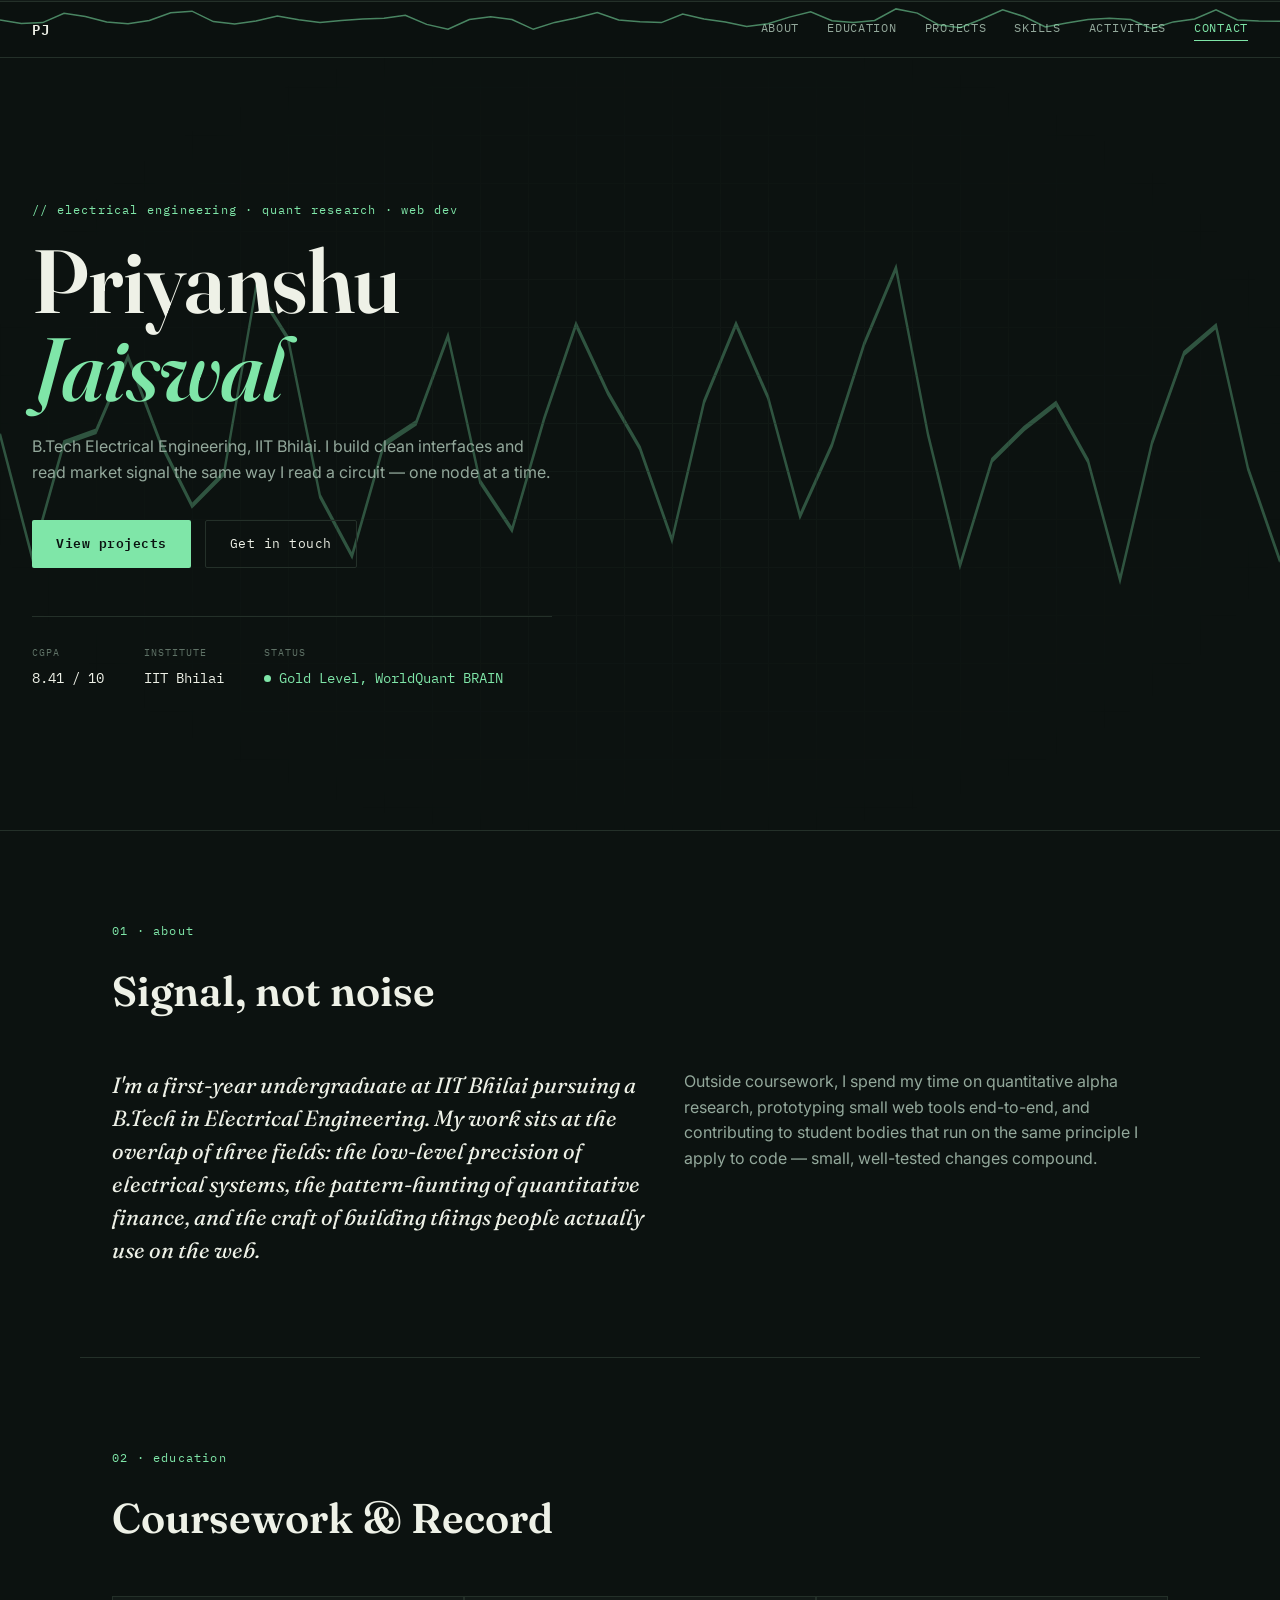
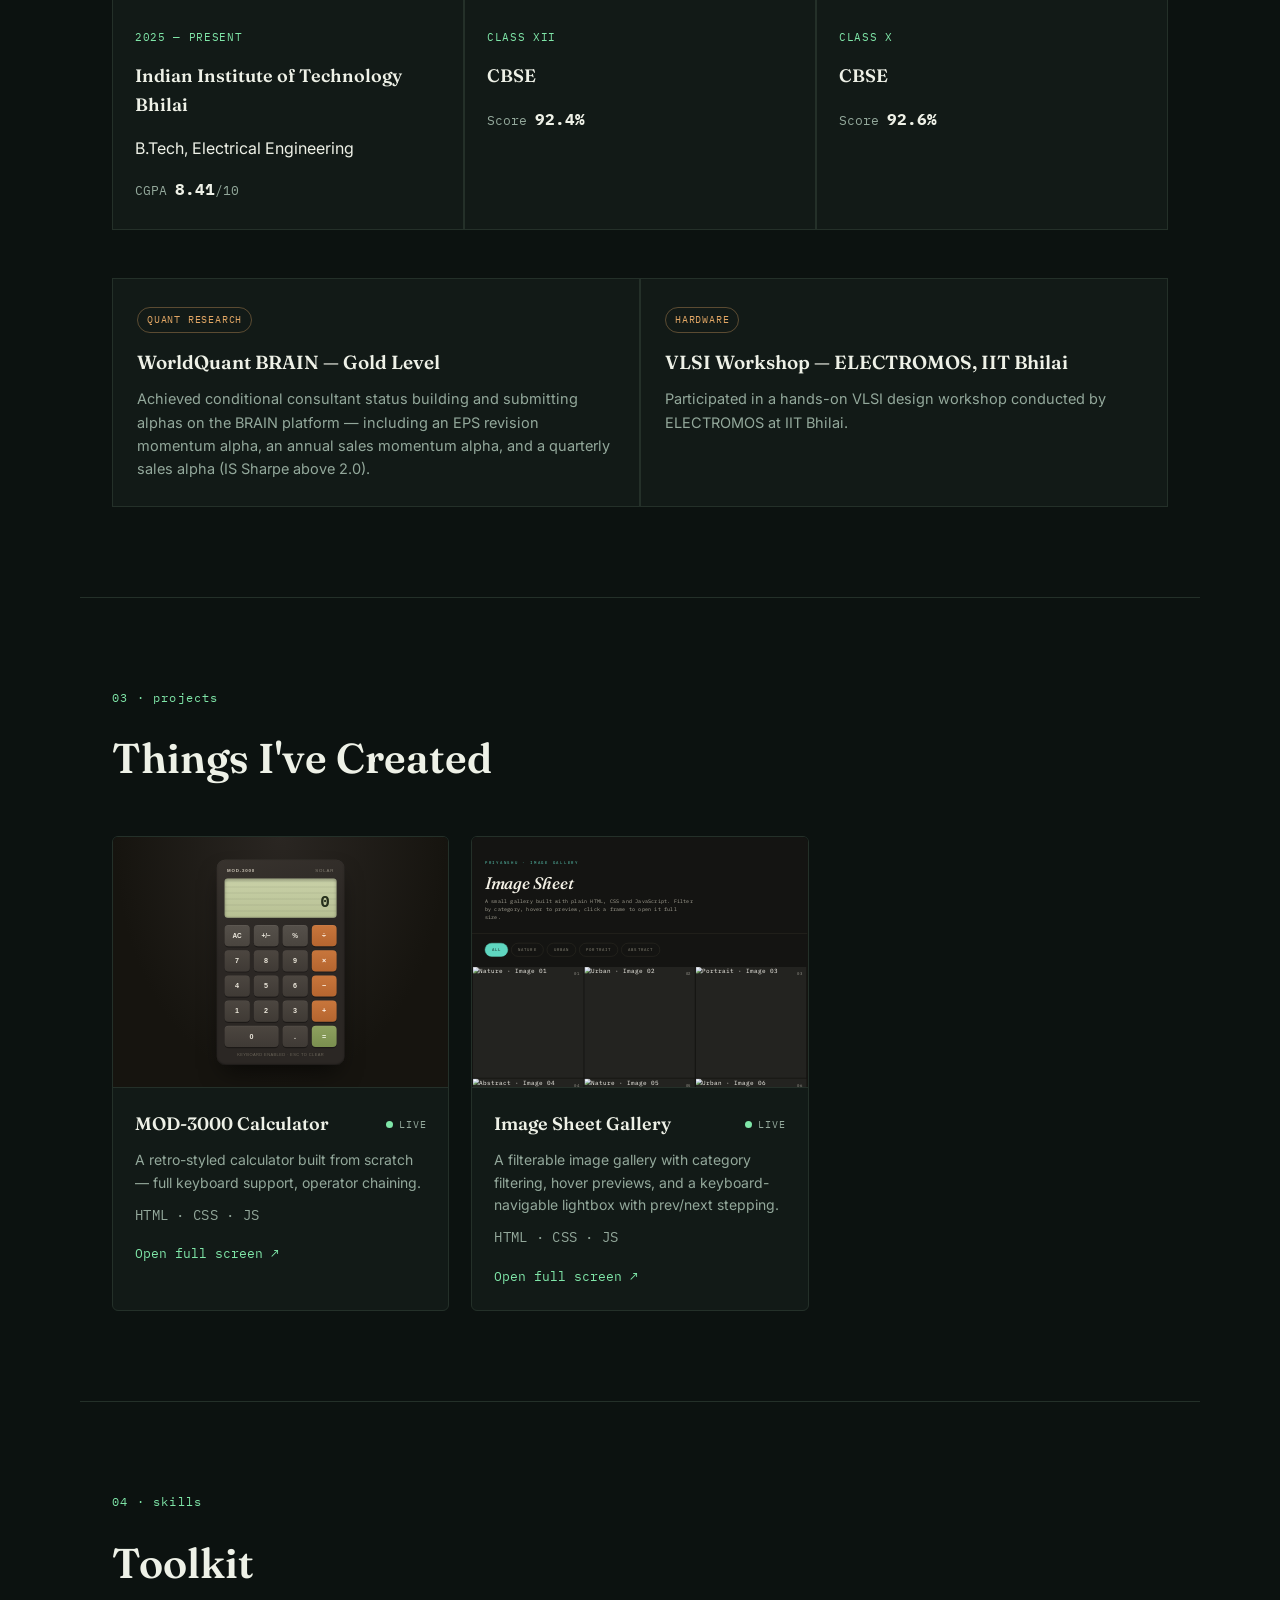
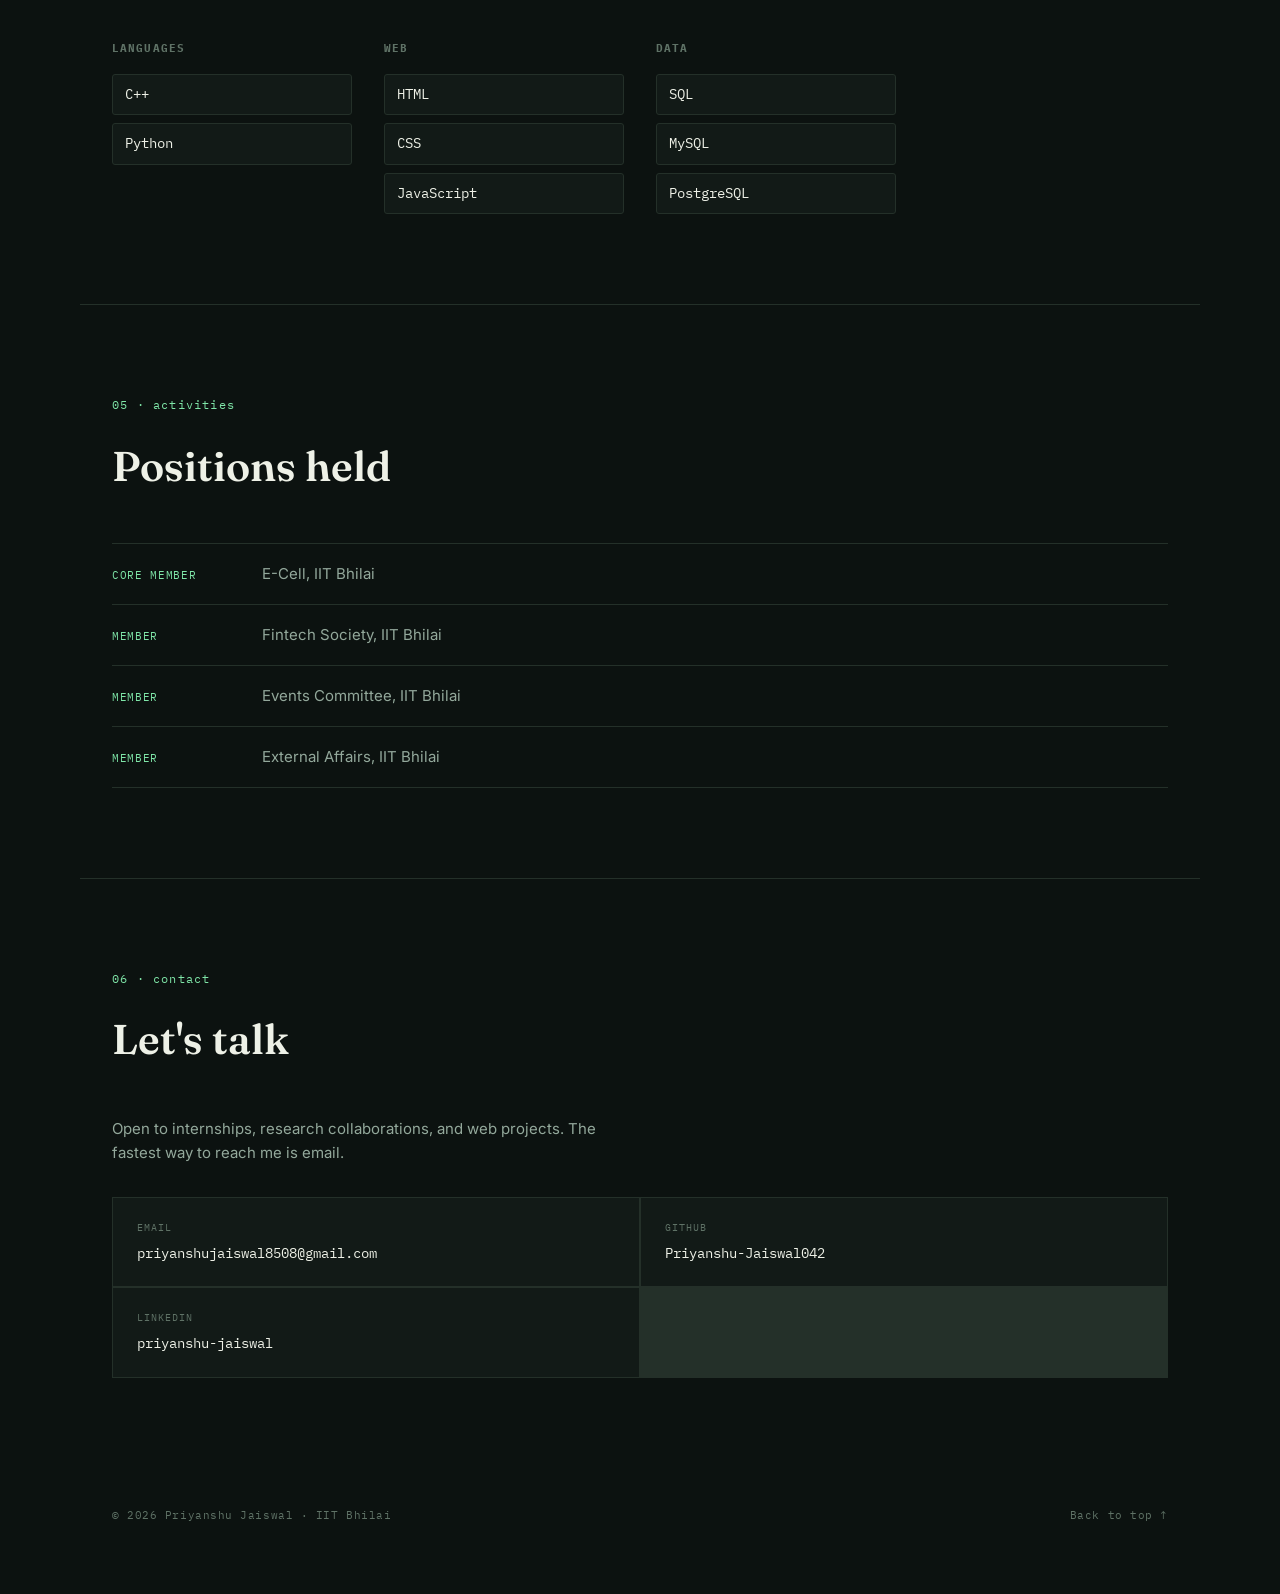
<file: index.html>
<!DOCTYPE html>
<html lang="en">
<head>
<meta charset="UTF-8">
<meta name="viewport" content="width=device-width, initial-scale=1.0">
<title>Priyanshu Jaiswal — Portfolio</title>
<meta name="description" content="Priyanshu Jaiswal — Electrical Engineering student at IIT Bhilai, quant research learner, web developer.">
<link rel="preconnect" href="https://fonts.googleapis.com">
<link href="https://fonts.googleapis.com/css2?family=Fraunces:ital,opsz,wght@0,9..144,500;0,9..144,600;1,9..144,400;1,9..144,500&family=IBM+Plex+Mono:wght@400;500;600&family=Inter:wght@400;500;600&display=swap" rel="stylesheet">
<link rel="stylesheet" href="style.css">
</head>
<body>

<div class="trace-line" aria-hidden="true">
  <svg viewBox="0 0 1200 40" preserveAspectRatio="none">
    <path id="tracePath" d="M0,20 L1200,20" />
  </svg>
</div>

<header class="site-header">
  <a class="brand" href="#top">PJ</a>
  <nav id="siteNav">
    <a href="#about" data-nav>About</a>
    <a href="#education" data-nav>Education</a>
    <a href="#projects" data-nav>Projects</a>
    <a href="#skills" data-nav>Skills</a>
    <a href="#activities" data-nav>Activities</a>
    <a href="#contact" data-nav>Contact</a>
  </nav>
  <button class="nav-toggle" id="navToggle" aria-label="Toggle menu">
    <span></span><span></span><span></span>
  </button>
</header>

<main id="top">

  <section class="hero">
    <div class="hero-scope" aria-hidden="true">
      <svg viewBox="0 0 800 200" preserveAspectRatio="none">
        <path id="heroWave" d="M0,100 L800,100" />
      </svg>
      <div class="scope-grid"></div>
    </div>
    <div class="hero-content">
      <p class="eyebrow">// electrical engineering &middot; quant research &middot; web dev</p>
      <h1>Priyanshu<br><em>Jaiswal</em></h1>
      <p class="hero-sub">B.Tech Electrical Engineering, IIT Bhilai. I build clean interfaces and read
        market signal the same way I read a circuit — one node at a time.</p>
      <div class="hero-actions">
        <a href="#projects" class="btn btn-primary">View projects</a>
        <a href="#contact" class="btn btn-ghost">Get in touch</a>
      </div>
      <dl class="hero-stats">
        <div><dt>CGPA</dt><dd>8.41 / 10</dd></div>
        <div><dt>Institute</dt><dd>IIT Bhilai</dd></div>
        <div><dt>Status</dt><dd class="live"><span class="dot"></span>Gold Level, WorldQuant BRAIN</dd></div>
      </dl>
    </div>
  </section>

  <section id="about" class="section reveal">
    <div class="section-head">
      <p class="eyebrow">01 &middot; about</p>
      <h2>Signal, not noise</h2>
    </div>
    <div class="about-grid">
      <p class="lead">I'm a first-year undergraduate at IIT Bhilai pursuing a B.Tech in Electrical
        Engineering. My work sits at the overlap of three fields: the low-level precision of
        electrical systems, the pattern-hunting of quantitative finance, and the craft of building
        things people actually use on the web.</p>
      <p>Outside coursework, I spend my time on quantitative alpha research, prototyping small
        web tools end-to-end, and contributing to student bodies that run on the same principle
        I apply to code — small, well-tested changes compound.</p>
    </div>
  </section>

  <section id="education" class="section reveal">
    <div class="section-head">
      <p class="eyebrow">02 &middot; education</p>
      <h2>Coursework &amp; Record</h2>
    </div>
    <div class="timeline">
      <article class="t-card">
        <div class="t-meta"><span class="t-year">2025 — Present</span></div>
        <h3>Indian Institute of Technology Bhilai</h3>
        <p>B.Tech, Electrical Engineering</p>
        <div class="t-figure">CGPA <strong>8.41</strong>/10</div>
      </article>
      <article class="t-card">
        <div class="t-meta"><span class="t-year">Class XII</span></div>
        <h3>CBSE</h3>
        <div class="t-figure">Score <strong>92.4%</strong></div>
      </article>
      <article class="t-card">
        <div class="t-meta"><span class="t-year">Class X</span></div>
        <h3>CBSE</h3>
        <div class="t-figure">Score <strong>92.6%</strong></div>
      </article>
    </div>

    <div class="achievements">
      <article class="a-card">
        <span class="a-tag">Quant Research</span>
        <h3>WorldQuant BRAIN — Gold Level</h3>
        <p>Achieved conditional consultant status building and submitting alphas on the BRAIN
          platform — including an EPS revision momentum alpha, an annual sales momentum alpha,
          and a quarterly sales alpha (IS Sharpe above 2.0).</p>
      </article>
      <article class="a-card">
        <span class="a-tag">Hardware</span>
        <h3>VLSI Workshop — ELECTROMOS, IIT Bhilai</h3>
        <p>Participated in a hands-on VLSI design workshop conducted by ELECTROMOS at IIT Bhilai.</p>
      </article>
    </div>
  </section>

  <section id="projects" class="section reveal">
    <div class="section-head">
      <p class="eyebrow">03 &middot; projects</p>
      <h2>Things I've Created</h2>
    </div>
    <div class="project-grid">

      <article class="p-card">
        <div class="p-frame">
          <iframe id="calcFrame" title="MOD-3000 calculator preview" loading="lazy"></iframe>
        </div>
        <div class="p-body">
          <div class="p-top">
            <h3>MOD-3000 Calculator</h3>
            <span class="p-status"><span class="dot"></span>live</span>
          </div>
          <p>A retro-styled calculator built from scratch — full keyboard support, operator
            chaining.</p>
          <p class="p-stack">HTML &middot; CSS &middot; JS</p>
          <div class="p-links">
            <a href="#" id="calcOpenLink" rel="noopener">Open full screen ↗</a>
          </div>
        </div>
      </article>

      <article class="p-card">
        <div class="p-frame">
          <iframe id="galleryFrame" title="Image gallery preview" loading="lazy"></iframe>
        </div>
        <div class="p-body">
          <div class="p-top">
            <h3>Image Sheet Gallery</h3>
            <span class="p-status"><span class="dot"></span>live</span>
          </div>
          <p>A filterable image gallery with category filtering, hover previews, and a keyboard-
            navigable lightbox with prev/next stepping.</p>
          <p class="p-stack">HTML &middot; CSS &middot;  JS</p>
          <div class="p-links">
            <a href="#" id="galleryOpenLink" rel="noopener">Open full screen ↗</a>
          </div>
        </div>
      </article>
    </div>
  </section>

  <section id="skills" class="section reveal">
    <div class="section-head">
      <p class="eyebrow">04 &middot; skills</p>
      <h2>Toolkit</h2>
    </div>
    <div class="skills-grid">
      <div class="skill-group">
        <h4>Languages</h4>
        <ul class="chip-row">
          <li>C++</li><li>Python</li>
        </ul>
      </div>
      <div class="skill-group">
        <h4>Web</h4>
        <ul class="chip-row">
          <li>HTML</li><li>CSS</li><li>JavaScript</li>
        </ul>
      </div>
      <div class="skill-group">
        <h4>Data</h4>
        <ul class="chip-row">
          <li>SQL</li><li>MySQL</li><li>PostgreSQL</li>
        </ul>
      </div>
    </div>
  </section>

  <section id="activities" class="section reveal">
    <div class="section-head">
      <p class="eyebrow">05 &middot; activities</p>
      <h2>Positions held</h2>
    </div>
    <ul class="activity-list">
      <li><span>Core Member</span>E-Cell, IIT Bhilai</li>
      <li><span>Member</span>Fintech Society, IIT Bhilai</li>
      <li><span>Member</span>Events Committee, IIT Bhilai</li>
      <li><span>Member</span>External Affairs, IIT Bhilai</li>
    </ul>
  </section>

  <section id="contact" class="section reveal">
    <div class="section-head">
      <p class="eyebrow">06 &middot; contact</p>
      <h2>Let's talk</h2>
    </div>
    <div class="contact-panel">
      <p>Open to internships, research collaborations, and web projects. The fastest way to
        reach me is email.</p>
      <div class="contact-links">
        <a href="mailto:priyanshujaiswal8508@gmail.com" class="c-link">
          <span class="c-label">Email</span>
          <span class="c-value">priyanshujaiswal8508@gmail.com</span>
        </a>
        <a href="https://github.com/Priyanshu-Jaiswal042" target="_blank" rel="noopener" class="c-link">
          <span class="c-label">GitHub</span>
          <span class="c-value">Priyanshu-Jaiswal042</span>
        </a>
        <a href="https://www.linkedin.com/in/priyanshu-jaiswal-0a6416388" target="_blank" rel="noopener" class="c-link">
          <span class="c-label">LinkedIn</span>
          <span class="c-value">priyanshu-jaiswal</span>
        </a>
      </div>
    </div>
  </section>

</main>

<footer class="site-footer">
  <p>&copy; 2026 Priyanshu Jaiswal &middot; IIT Bhilai</p>
  <a href="#top">Back to top ↑</a>
</footer>

<script>
  // smooth scroll + active nav state
  const navLinks = document.querySelectorAll('#siteNav a');
  const sections = document.querySelectorAll('main section[id]');

  const observer = new IntersectionObserver((entries) => {
    entries.forEach(entry => {
      if (entry.isIntersecting) {
        entry.target.classList.add('in-view');
        const id = entry.target.id;
        navLinks.forEach(a => a.classList.toggle('active', a.getAttribute('href') === '#' + id));
      }
    });
  }, { threshold: 0.35 });
  sections.forEach(s => observer.observe(s));

  // mobile nav toggle
  const toggle = document.getElementById('navToggle');
  const nav = document.getElementById('siteNav');
  toggle.addEventListener('click', () => {
    nav.classList.toggle('open');
    toggle.classList.toggle('open');
  });
  navLinks.forEach(a => a.addEventListener('click', () => {
    nav.classList.remove('open');
    toggle.classList.remove('open');
  }));

  // load embedded project previews (self-contained, no external file dependency)
const CALC_B64 = "[base64]/[base64]/[base64]/[base64]/[base64]";
const GALLERY_B64 = "[base64]";

function b64ToUtf8(b64) {
  const bin = atob(b64);
  const bytes = new Uint8Array(bin.length);
  for (let i = 0; i < bin.length; i++) bytes[i] = bin.charCodeAt(i);
  return new TextDecoder("utf-8").decode(bytes);
}
const calcHtml = b64ToUtf8(CALC_B64);
const galleryHtml = b64ToUtf8(GALLERY_B64);
document.getElementById("calcFrame").srcdoc = calcHtml;
document.getElementById("galleryFrame").srcdoc = galleryHtml;

function openAsBlob(html) {
  const blob = new Blob([html], { type: "text/html" });
  const url = URL.createObjectURL(blob);
  window.open(url, "_blank", "noopener");
}
document.getElementById("calcOpenLink").addEventListener("click", (e) => {
  e.preventDefault();
  openAsBlob(calcHtml);
});
document.getElementById("galleryOpenLink").addEventListener("click", (e) => {
  e.preventDefault();
  openAsBlob(galleryHtml);
});

  // hero waveform: animate a jagged trace
  function buildWave(el, points, amp, width, height, mid) {
    let d = `M0,${mid}`;
    const step = width / points;
    for (let i = 1; i <= points; i++) {
      const x = i * step;
      const y = mid + (Math.sin(i * 1.3) * amp * Math.random());
      d += ` L${x.toFixed(1)},${y.toFixed(1)}`;
    }
    el.setAttribute('d', d);
  }
  const heroWave = document.getElementById('heroWave');
  const topTrace = document.getElementById('tracePath');
  function animateTraces() {
    buildWave(heroWave, 40, 45, 800, 200, 100);
    buildWave(topTrace, 60, 12, 1200, 40, 20);
  }
  animateTraces();
  setInterval(animateTraces, 2200);
</script>

</body>
</html>
</file>
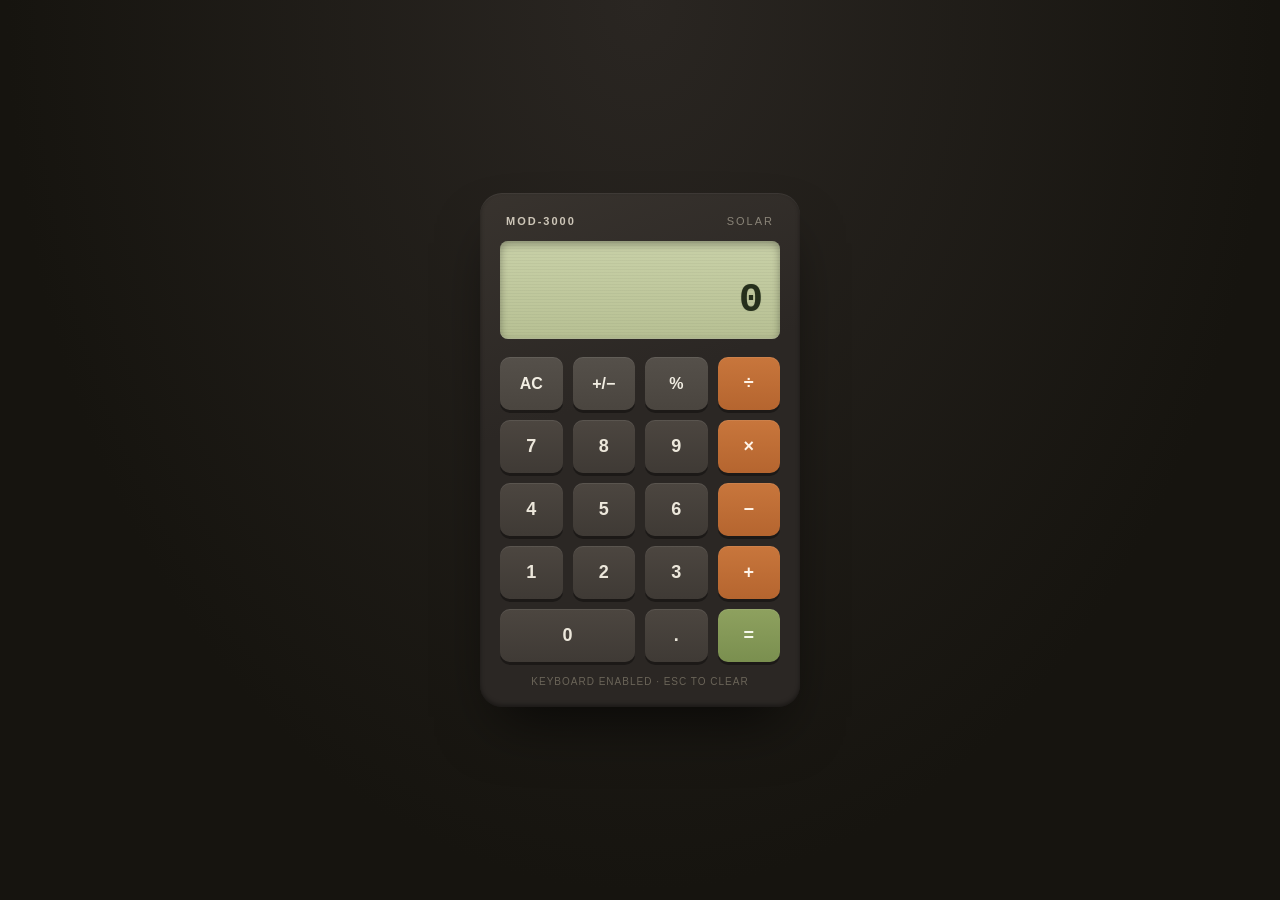
<file: calculator.html>
<!DOCTYPE html>
<html lang="en">
<head>
<meta charset="UTF-8">
<title>Calculator</title>
<style>
  :root {
    --body-bg: #1c1a17;
    --case: #2b2724;
    --case-edge: #38332e;
    --lcd-bg: #c9d1a8;
    --lcd-bg-dark: #b7c093;
    --lcd-text: #26301c;
    --key-dark: #3f3a35;
    --key-dark-hi: #4c4640;
    --key-mid: #55504a;
    --key-op: #b5652f;
    --key-op-hi: #c8763c;
    --key-eq: #7a8f4f;
    --key-eq-hi: #8ea15f;
    --font-display: 'Courier New', monospace;
    --font-ui: -apple-system, BlinkMacSystemFont, 'Segoe UI', sans-serif;
  }

  * { box-sizing: border-box; }

  body {
    margin: 0;
    min-height: 100vh;
    display: flex;
    align-items: center;
    justify-content: center;
    background: radial-gradient(ellipse at top, #2a2622 0%, #16140f 70%);
    font-family: var(--font-ui);
    padding: 24px;
  }

  .calculator {
    width: 320px;
    background: linear-gradient(160deg, var(--case-edge), var(--case) 40%);
    border-radius: 22px;
    padding: 20px;
    box-shadow:
      0 30px 60px -20px rgba(0,0,0,0.7),
      inset 0 1px 0 rgba(255,255,255,0.06),
      inset 0 -2px 4px rgba(0,0,0,0.4);
  }

  .brand {
    display: flex;
    justify-content: space-between;
    align-items: baseline;
    padding: 2px 6px 14px;
    color: #8a8478;
    font-size: 11px;
    letter-spacing: 2px;
    text-transform: uppercase;
  }

  .brand span:first-child {
    font-weight: 700;
    color: #cdc6b8;
  }

  .screen {
    background: linear-gradient(180deg, var(--lcd-bg), var(--lcd-bg-dark));
    border-radius: 8px;
    padding: 18px 16px 14px;
    margin-bottom: 18px;
    box-shadow:
      inset 0 3px 8px rgba(0,0,0,0.35),
      inset 0 -1px 0 rgba(255,255,255,0.15);
    position: relative;
    overflow: hidden;
  }

  .screen::before {
    content: '';
    position: absolute;
    inset: 0;
    background: repeating-linear-gradient(
      0deg,
      rgba(0,0,0,0.035) 0px,
      rgba(0,0,0,0.035) 1px,
      transparent 1px,
      transparent 3px
    );
    pointer-events: none;
  }

  .expression {
    font-family: var(--font-display);
    font-size: 14px;
    color: var(--lcd-text);
    opacity: 0.6;
    min-height: 18px;
    text-align: right;
    white-space: nowrap;
    overflow: hidden;
    text-overflow: ellipsis;
    letter-spacing: 1px;
  }

  .result {
    font-family: var(--font-display);
    font-size: 40px;
    font-weight: 700;
    color: var(--lcd-text);
    text-align: right;
    line-height: 1.2;
    white-space: nowrap;
    overflow: hidden;
    text-overflow: ellipsis;
    letter-spacing: 1px;
    text-shadow: 0 0 1px rgba(38,48,28,0.3);
  }

  .keys {
    display: grid;
    grid-template-columns: repeat(4, 1fr);
    gap: 10px;
  }

  button {
    border: none;
    border-radius: 10px;
    font-family: var(--font-ui);
    font-size: 18px;
    font-weight: 600;
    padding: 16px 0;
    cursor: pointer;
    color: #ece7db;
    background: linear-gradient(180deg, var(--key-dark-hi), var(--key-dark));
    box-shadow:
      0 3px 0 rgba(0,0,0,0.35),
      inset 0 1px 0 rgba(255,255,255,0.08);
    transition: transform 0.04s ease, box-shadow 0.04s ease;
    -webkit-tap-highlight-color: transparent;
  }

  button:active,
  button.pressed {
    transform: translateY(3px);
    box-shadow:
      0 0 0 rgba(0,0,0,0.35),
      inset 0 1px 0 rgba(255,255,255,0.08);
  }

  button:focus-visible {
    outline: 2px solid #d7cf5a;
    outline-offset: 2px;
  }

  .key-op {
    background: linear-gradient(180deg, var(--key-op-hi), var(--key-op));
    color: #fff4e8;
  }

  .key-func {
    background: linear-gradient(180deg, var(--key-mid), #4a453f);
    color: #f1ede2;
    font-size: 16px;
  }

  .key-eq {
    background: linear-gradient(180deg, var(--key-eq-hi), var(--key-eq));
    color: #f5f8ea;
  }

  .key-zero {
    grid-column: span 2;
  }

  .hint {
    text-align: center;
    color: #6b6559;
    font-size: 10px;
    letter-spacing: 1px;
    margin-top: 14px;
    text-transform: uppercase;
  }
</style>
</head>
<body>

<div class="calculator">
  <div class="brand"><span>MOD-3000</span><span>solar</span></div>

  <div class="screen">
    <div class="expression" id="expression">&nbsp;</div>
    <div class="result" id="result">0</div>
  </div>

  <div class="keys">
    <button class="key-func" data-action="clear">AC</button>
    <button class="key-func" data-action="negate">+/&minus;</button>
    <button class="key-func" data-action="percent">%</button>
    <button class="key-op" data-action="op" data-value="/">&divide;</button>

    <button class="key-num" data-action="num" data-value="7">7</button>
    <button class="key-num" data-action="num" data-value="8">8</button>
    <button class="key-num" data-action="num" data-value="9">9</button>
    <button class="key-op" data-action="op" data-value="*">&times;</button>

    <button class="key-num" data-action="num" data-value="4">4</button>
    <button class="key-num" data-action="num" data-value="5">5</button>
    <button class="key-num" data-action="num" data-value="6">6</button>
    <button class="key-op" data-action="op" data-value="-">&minus;</button>

    <button class="key-num" data-action="num" data-value="1">1</button>
    <button class="key-num" data-action="num" data-value="2">2</button>
    <button class="key-num" data-action="num" data-value="3">3</button>
    <button class="key-op" data-action="op" data-value="+">+</button>

    <button class="key-num key-zero" data-action="num" data-value="0">0</button>
    <button class="key-num" data-action="decimal">.</button>
    <button class="key-eq" data-action="equals">=</button>
  </div>

  <div class="hint">keyboard enabled &middot; esc to clear</div>
</div>

<script>
(function () {
  const resultEl = document.getElementById('result');
  const expressionEl = document.getElementById('expression');

  let current = '0';
  let previous = null;
  let operator = null;
  let overwrite = true;

  const OP_SYMBOL = { '+': '+', '-': '\u2212', '*': '\u00d7', '/': '\u00f7' };

  function formatNumber(numStr) {
    if (numStr === 'Error') return numStr;
    const [intPart, decPart] = numStr.split('.');
    const negative = intPart.startsWith('-');
    const digits = negative ? intPart.slice(1) : intPart;
    const withCommas = digits.replace(/\B(?=(\d{3})+(?!\d))/g, ',');
    let out = (negative ? '-' : '') + withCommas;
    if (decPart !== undefined) out += '.' + decPart;
    return out;
  }

  function updateDisplay() {
    resultEl.textContent = formatNumber(current);
    if (previous !== null && operator) {
      expressionEl.textContent = `${formatNumber(previous)} ${OP_SYMBOL[operator]}`;
    } else {
      expressionEl.textContent = '\u00a0';
    }
    // shrink font for long numbers
    const len = resultEl.textContent.length;
    resultEl.style.fontSize = len > 12 ? '26px' : len > 9 ? '32px' : '40px';
  }

  function inputDigit(d) {
    if (current === 'Error') { current = '0'; overwrite = true; }
    if (overwrite) {
      current = d === '0' && false ? '0' : d;
      overwrite = false;
    } else {
      if (current.replace('-', '').replace('.', '').length >= 15) return;
      current = current === '0' ? d : current + d;
    }
    updateDisplay();
  }

  function inputDecimal() {
    if (current === 'Error') { current = '0'; overwrite = false; }
    if (overwrite) {
      current = '0.';
      overwrite = false;
    } else if (!current.includes('.')) {
      current += '.';
    }
    updateDisplay();
  }

  function clearAll() {
    current = '0';
    previous = null;
    operator = null;
    overwrite = true;
    updateDisplay();
  }

  function backspace() {
    if (overwrite || current === 'Error') return;
    current = current.length > 1 ? current.slice(0, -1) : '0';
    if (current === '-') current = '0';
    updateDisplay();
  }

  function negate() {
    if (current === 'Error') return;
    if (current !== '0') {
      current = current.startsWith('-') ? current.slice(1) : '-' + current;
      updateDisplay();
    }
  }

  function percent() {
    if (current === 'Error') return;
    current = String(parseFloat(current) / 100);
    overwrite = true;
    updateDisplay();
  }

  function compute(a, b, op) {
    switch (op) {
      case '+': return a + b;
      case '-': return a - b;
      case '*': return a * b;
      case '/': return b === 0 ? NaN : a / b;
      default: return b;
    }
  }

  function trimResult(n) {
    if (!isFinite(n)) return 'Error';
    let s = n.toPrecision(12);
    if (s.includes('.')) s = s.replace(/0+$/, '').replace(/\.$/, '');
    if (Math.abs(n) < 1e-12) s = '0';
    return s;
  }

  function chooseOperator(op) {
    if (current === 'Error') return;
    if (operator && !overwrite) {
      const a = parseFloat(previous);
      const b = parseFloat(current);
      const r = compute(a, b, operator);
      current = trimResult(r);
      previous = current;
    } else {
      previous = current;
    }
    operator = op;
    overwrite = true;
    updateDisplay();
  }

  function equals() {
    if (operator === null || current === 'Error') return;
    const a = parseFloat(previous);
    const b = parseFloat(current);
    const r = compute(a, b, operator);
    current = trimResult(r);
    previous = null;
    operator = null;
    overwrite = true;
    updateDisplay();
  }

  document.querySelector('.keys').addEventListener('click', (e) => {
    const btn = e.target.closest('button');
    if (!btn) return;
    handleAction(btn.dataset.action, btn.dataset.value, btn);
  });

  function flashKey(selector) {
    const btn = typeof selector === 'string'
      ? document.querySelector(selector)
      : selector;
    if (!btn) return;
    btn.classList.add('pressed');
    setTimeout(() => btn.classList.remove('pressed'), 90);
  }

  function handleAction(action, value) {
    switch (action) {
      case 'num': inputDigit(value); break;
      case 'decimal': inputDecimal(); break;
      case 'op': chooseOperator(value); break;
      case 'equals': equals(); break;
      case 'clear': clearAll(); break;
      case 'negate': negate(); break;
      case 'percent': percent(); break;
    }
  }

  window.addEventListener('keydown', (e) => {
    const k = e.key;
    if (k >= '0' && k <= '9') {
      inputDigit(k);
      flashKey(`button[data-action="num"][data-value="${k}"]`);
    } else if (k === '.') {
      inputDecimal();
      flashKey('button[data-action="decimal"]');
    } else if (['+', '-', '*', '/'].includes(k)) {
      chooseOperator(k);
      flashKey(`button[data-action="op"][data-value="${k === '*' ? '*' : k}"]`);
    } else if (k === 'Enter' || k === '=') {
      e.preventDefault();
      equals();
      flashKey('button[data-action="equals"]');
    } else if (k === 'Backspace') {
      backspace();
    } else if (k === 'Escape') {
      clearAll();
      flashKey('button[data-action="clear"]');
    } else if (k === '%') {
      percent();
      flashKey('button[data-action="percent"]');
    }
  });

  updateDisplay();
})();
</script>

</body>
</html>
</file>
<file: style.css>
:root{
  --bg:#0c1210;
  --bg-panel:#121a17;
  --bg-panel-2:#161f1b;
  --line:#243029;
  --ink:#eef1e7;
  --muted:#93a89b;
  --muted-2:#5f7266;
  --accent:#7fe6a8;
  --accent-dim:#4f9a6d;
  --amber:#e2a765;
  --serif:'Fraunces', serif;
  --mono:'IBM Plex Mono', monospace;
  --sans:'Inter', -apple-system, BlinkMacSystemFont, sans-serif;
}

*{box-sizing:border-box;}
html{scroll-behavior:smooth;}

@media (prefers-reduced-motion: reduce){
  html{scroll-behavior:auto;}
  *{animation-duration:0.001ms !important; animation-iteration-count:1 !important; transition-duration:0.001ms !important;}
}

body{
  margin:0;
  background:var(--bg);
  color:var(--ink);
  font-family:var(--sans);
  line-height:1.6;
  -webkit-font-smoothing:antialiased;
}

a{color:inherit;}

/* ---------- top trace decoration ---------- */
.trace-line{
  position:sticky;
  top:0;
  z-index:60;
  height:2px;
  background:var(--bg-panel);
  border-bottom:1px solid var(--line);
}
.trace-line svg{width:100%;height:40px;display:block;margin-top:-19px;}
.trace-line path{
  fill:none;
  stroke:var(--accent);
  stroke-width:1.5;
  opacity:0.55;
  transition:d 1.8s ease-in-out;
}

/* ---------- header ---------- */
.site-header{
  position:sticky;
  top:2px;
  z-index:59;
  display:flex;
  align-items:center;
  justify-content:space-between;
  padding:16px 32px;
  background:rgba(12,18,16,0.86);
  backdrop-filter:blur(10px);
  border-bottom:1px solid var(--line);
}

.brand{
  font-family:var(--mono);
  font-weight:600;
  letter-spacing:.04em;
  color:var(--ink);
  text-decoration:none;
  font-size:14px;
}
.brand span{color:var(--accent);}

#siteNav{display:flex;gap:28px;}
#siteNav a{
  font-family:var(--mono);
  font-size:12px;
  letter-spacing:.06em;
  text-transform:uppercase;
  text-decoration:none;
  color:var(--muted);
  position:relative;
  padding-bottom:4px;
  transition:color .25s ease;
}
#siteNav a::after{
  content:'';
  position:absolute;
  left:0; bottom:0;
  width:0; height:1px;
  background:var(--accent);
  transition:width .25s ease;
}
#siteNav a:hover{color:var(--ink);}
#siteNav a.active{color:var(--accent);}
#siteNav a.active::after{width:100%;}

.nav-toggle{
  display:none;
  flex-direction:column;
  gap:5px;
  background:none;
  border:none;
  cursor:pointer;
  padding:6px;
}
.nav-toggle span{width:22px;height:2px;background:var(--ink);transition:transform .25s ease, opacity .25s ease;}
.nav-toggle.open span:nth-child(1){transform:translateY(7px) rotate(45deg);}
.nav-toggle.open span:nth-child(2){opacity:0;}
.nav-toggle.open span:nth-child(3){transform:translateY(-7px) rotate(-45deg);}

/* ---------- hero ---------- */
.hero{
  position:relative;
  min-height:88vh;
  display:flex;
  align-items:center;
  padding:80px 32px 60px;
  overflow:hidden;
  border-bottom:1px solid var(--line);
}

.hero-scope{
  position:absolute;
  inset:0;
  z-index:0;
  opacity:0.9;
}
.hero-scope svg{width:100%;height:100%;}
#heroWave{
  fill:none;
  stroke:var(--accent);
  stroke-width:1.4;
  opacity:0.35;
  transition:d 2.2s ease-in-out;
}
.scope-grid{
  position:absolute;
  inset:0;
  background-image:
    linear-gradient(var(--line) 1px, transparent 1px),
    linear-gradient(90deg, var(--line) 1px, transparent 1px);
  background-size:48px 48px;
  opacity:0.35;
  mask-image:radial-gradient(ellipse at center, black 0%, transparent 75%);
}

.hero-content{position:relative;z-index:1;max-width:760px;}

.eyebrow{
  font-family:var(--mono);
  font-size:12px;
  letter-spacing:.1em;
  color:var(--accent);
  margin:0 0 18px;
}

.hero h1{
  font-family:var(--serif);
  font-weight:600;
  font-size:clamp(3rem, 8vw, 5.6rem);
  line-height:0.98;
  margin:0 0 22px;
  letter-spacing:-0.01em;
}
.hero h1 em{font-style:italic;font-weight:500;color:var(--accent);}

.hero-sub{
  max-width:520px;
  color:var(--muted);
  font-size:16px;
  margin:0 0 34px;
}

.hero-actions{display:flex;gap:14px;flex-wrap:wrap;margin-bottom:48px;}

.btn{
  font-family:var(--mono);
  font-size:13px;
  letter-spacing:.04em;
  text-decoration:none;
  padding:13px 24px;
  border-radius:2px;
  display:inline-block;
  transition:transform .2s ease, background .2s ease, border-color .2s ease, color .2s ease;
}
.btn-primary{
  background:var(--accent);
  color:#0a1210;
  font-weight:600;
}
.btn-primary:hover{transform:translateY(-2px);background:#93edb5;}
.btn-ghost{
  border:1px solid var(--line);
  color:var(--ink);
}
.btn-ghost:hover{border-color:var(--accent);color:var(--accent);transform:translateY(-2px);}

.hero-stats{
  display:flex;
  gap:40px;
  flex-wrap:wrap;
  margin:0;
  padding-top:28px;
  border-top:1px solid var(--line);
}
.hero-stats dt{
  font-family:var(--mono);
  font-size:10px;
  letter-spacing:.1em;
  text-transform:uppercase;
  color:var(--muted-2);
  margin-bottom:6px;
}
.hero-stats dd{margin:0;font-family:var(--mono);font-size:14px;color:var(--ink);}
.hero-stats .live{display:flex;align-items:center;gap:8px;color:var(--accent);}

.dot{
  width:7px;height:7px;border-radius:50%;
  background:var(--accent);
  box-shadow:0 0 0 0 rgba(127,230,168,0.6);
  animation:pulse 2s infinite;
  display:inline-block;
}
.dot-amber{background:var(--amber);box-shadow:none;animation:none;}
@keyframes pulse{
  0%{box-shadow:0 0 0 0 rgba(127,230,168,0.5);}
  70%{box-shadow:0 0 0 8px rgba(127,230,168,0);}
  100%{box-shadow:0 0 0 0 rgba(127,230,168,0);}
}

/* ---------- sections ---------- */
.section{
  padding:90px 32px;
  max-width:1120px;
  margin:0 auto;
  border-bottom:1px solid var(--line);
  opacity:0;
  transform:translateY(18px);
  transition:opacity .7s ease, transform .7s ease;
}
.section.in-view{opacity:1;transform:translateY(0);}
.section:last-of-type{border-bottom:none;}

.section-head{margin-bottom:44px;}
.section-head h2{
  font-family:var(--serif);
  font-weight:600;
  font-size:clamp(1.8rem, 3.4vw, 2.6rem);
  margin:6px 0 0;
}

/* ---------- about ---------- */
.about-grid{display:grid;grid-template-columns:1.1fr 1fr;gap:40px;}
.about-grid .lead{
  font-family:var(--serif);
  font-style:italic;
  font-size:22px;
  line-height:1.5;
  color:var(--ink);
  margin:0;
}
.about-grid p:not(.lead){color:var(--muted);margin:0;}

/* ---------- education ---------- */
.timeline{
  display:grid;
  grid-template-columns:repeat(3, 1fr);
  gap:2px;
  background:var(--line);
  border:1px solid var(--line);
  margin-bottom:48px;
}
.t-card{
  background:var(--bg-panel);
  padding:26px 22px;
  transition:background .25s ease;
}
.t-card:hover{background:var(--bg-panel-2);}
.t-meta{margin-bottom:14px;}
.t-year{
  font-family:var(--mono);
  font-size:11px;
  letter-spacing:.06em;
  color:var(--accent);
  text-transform:uppercase;
}
.t-card h3{font-family:var(--serif);font-size:18px;margin:0 0 8px;font-weight:600;}
.t-figure{
  font-family:var(--mono);
  font-size:13px;
  color:var(--muted);
  margin-top:16px;
}
.t-figure strong{color:var(--ink);font-size:16px;}

.achievements{display:grid;grid-template-columns:repeat(2, 1fr);gap:2px;background:var(--line);border:1px solid var(--line);}
.a-card{background:var(--bg-panel);padding:26px 24px;transition:background .25s ease;}
.a-card:hover{background:var(--bg-panel-2);}
.a-tag{
  display:inline-block;
  font-family:var(--mono);
  font-size:10px;
  letter-spacing:.08em;
  text-transform:uppercase;
  color:var(--amber);
  border:1px solid rgba(226,167,101,0.35);
  padding:4px 9px;
  border-radius:20px;
  margin-bottom:14px;
}
.a-card h3{font-family:var(--serif);font-size:19px;margin:0 0 10px;font-weight:600;}
.a-card p{color:var(--muted);margin:0;font-size:14.5px;}

/* ---------- projects ---------- */
.project-grid{display:grid;grid-template-columns:repeat(3, 1fr);gap:22px;}
@media (max-width:980px){.project-grid{grid-template-columns:1fr;}}

.p-card{
  background:var(--bg-panel);
  border:1px solid var(--line);
  border-radius:6px;
  overflow:hidden;
  display:flex;
  flex-direction:column;
  transition:transform .3s ease, border-color .3s ease;
}
.p-card:hover{transform:translateY(-4px);border-color:var(--accent-dim);}

.p-frame{
  aspect-ratio:4/3;
  background:#08100d;
  position:relative;
  overflow:hidden;
  border-bottom:1px solid var(--line);
}
.p-frame iframe{
  width:250%;
  height:250%;
  border:none;
  transform:scale(0.4);
  transform-origin:top left;
  pointer-events:none;
}
.p-frame-text{display:flex;align-items:center;justify-content:center;}
.p-frame-text svg{width:100%;height:100%;}
.alpha-line{fill:none;stroke:var(--accent);stroke-width:2;opacity:0.75;}

.p-body{padding:22px;display:flex;flex-direction:column;gap:10px;}
.p-top{display:flex;align-items:center;justify-content:space-between;gap:10px;}
.p-top h3{font-family:var(--serif);font-size:18px;margin:0;font-weight:600;}
.p-status{
  display:flex;align-items:center;gap:6px;
  font-family:var(--mono);font-size:10px;letter-spacing:.08em;text-transform:uppercase;
  color:var(--muted);white-space:nowrap;
}
.p-body p{margin:0;color:var(--muted);font-size:14px;}
.p-stack{font-family:var(--mono);font-size:11.5px;color:var(--muted-2);letter-spacing:.02em;}
.p-links{margin-top:4px;}
.p-links a{
  font-family:var(--mono);
  font-size:12.5px;
  color:var(--accent);
  text-decoration:none;
  border-bottom:1px solid transparent;
  transition:border-color .2s ease;
}
.p-links a:hover{border-color:var(--accent);}

/* ---------- skills ---------- */
.skills-grid{display:grid;grid-template-columns:repeat(4, 1fr);gap:32px;}
@media (max-width:760px){.skills-grid{grid-template-columns:repeat(2, 1fr);}}
.skill-group h4{
  font-family:var(--mono);
  font-size:11px;
  letter-spacing:.1em;
  text-transform:uppercase;
  color:var(--muted-2);
  margin:0 0 16px;
}
.chip-row{list-style:none;margin:0;padding:0;display:flex;flex-direction:column;gap:8px;}
.chip-row li{
  font-family:var(--mono);
  font-size:13.5px;
  color:var(--ink);
  padding:9px 12px;
  background:var(--bg-panel);
  border:1px solid var(--line);
  border-radius:3px;
  transition:border-color .2s ease, color .2s ease, transform .2s ease;
}
.chip-row li:hover{border-color:var(--accent);color:var(--accent);transform:translateX(3px);}

/* ---------- activities ---------- */
.activity-list{list-style:none;margin:0;padding:0;}
.activity-list li{
  display:flex;
  gap:20px;
  align-items:baseline;
  padding:18px 0;
  border-bottom:1px solid var(--line);
  color:var(--muted);
  font-size:15px;
  transition:padding-left .25s ease, color .25s ease;
}
.activity-list li:hover{padding-left:10px;color:var(--ink);}
.activity-list li:first-child{border-top:1px solid var(--line);}
.activity-list li span{
  font-family:var(--mono);
  font-size:11px;
  letter-spacing:.06em;
  text-transform:uppercase;
  color:var(--accent);
  min-width:130px;
}

/* ---------- contact ---------- */
.contact-panel p{color:var(--muted);max-width:520px;margin:0 0 32px;font-size:15px;}
.contact-links{display:grid;grid-template-columns:repeat(2, 1fr);gap:2px;background:var(--line);border:1px solid var(--line);}
@media (max-width:640px){.contact-links{grid-template-columns:1fr;}}
.c-link{
  display:flex;
  flex-direction:column;
  gap:6px;
  padding:22px 24px;
  background:var(--bg-panel);
  text-decoration:none;
  transition:background .25s ease, transform .25s ease;
}
.c-link:hover{background:var(--bg-panel-2);transform:translateY(-2px);}
.c-label{
  font-family:var(--mono);
  font-size:10px;
  letter-spacing:.1em;
  text-transform:uppercase;
  color:var(--muted-2);
}
.c-value{font-family:var(--mono);font-size:14px;color:var(--ink);word-break:break-word;}
.c-link:hover .c-value{color:var(--accent);}
.c-link-resume .c-value{color:var(--amber);}

/* ---------- footer ---------- */
.site-footer{
  display:flex;
  justify-content:space-between;
  align-items:center;
  padding:28px 32px 40px;
  max-width:1120px;
  margin:0 auto;
  font-family:var(--mono);
  font-size:11px;
  letter-spacing:.05em;
  color:var(--muted-2);
}
.site-footer a{text-decoration:none;color:var(--muted-2);transition:color .2s ease;}
.site-footer a:hover{color:var(--accent);}

/* ---------- responsive nav ---------- */
@media (max-width:820px){
  #siteNav{
    position:fixed;
    top:57px;
    left:0;right:0;
    flex-direction:column;
    gap:0;
    background:rgba(12,18,16,0.98);
    border-bottom:1px solid var(--line);
    max-height:0;
    overflow:hidden;
    transition:max-height .3s ease;
  }
  #siteNav.open{max-height:400px;}
  #siteNav a{padding:16px 32px;border-bottom:1px solid var(--line);}
  #siteNav a::after{display:none;}
  .nav-toggle{display:flex;}
  .about-grid{grid-template-columns:1fr;}
  .achievements{grid-template-columns:1fr;}
  .timeline{grid-template-columns:1fr;}
}
</file>
